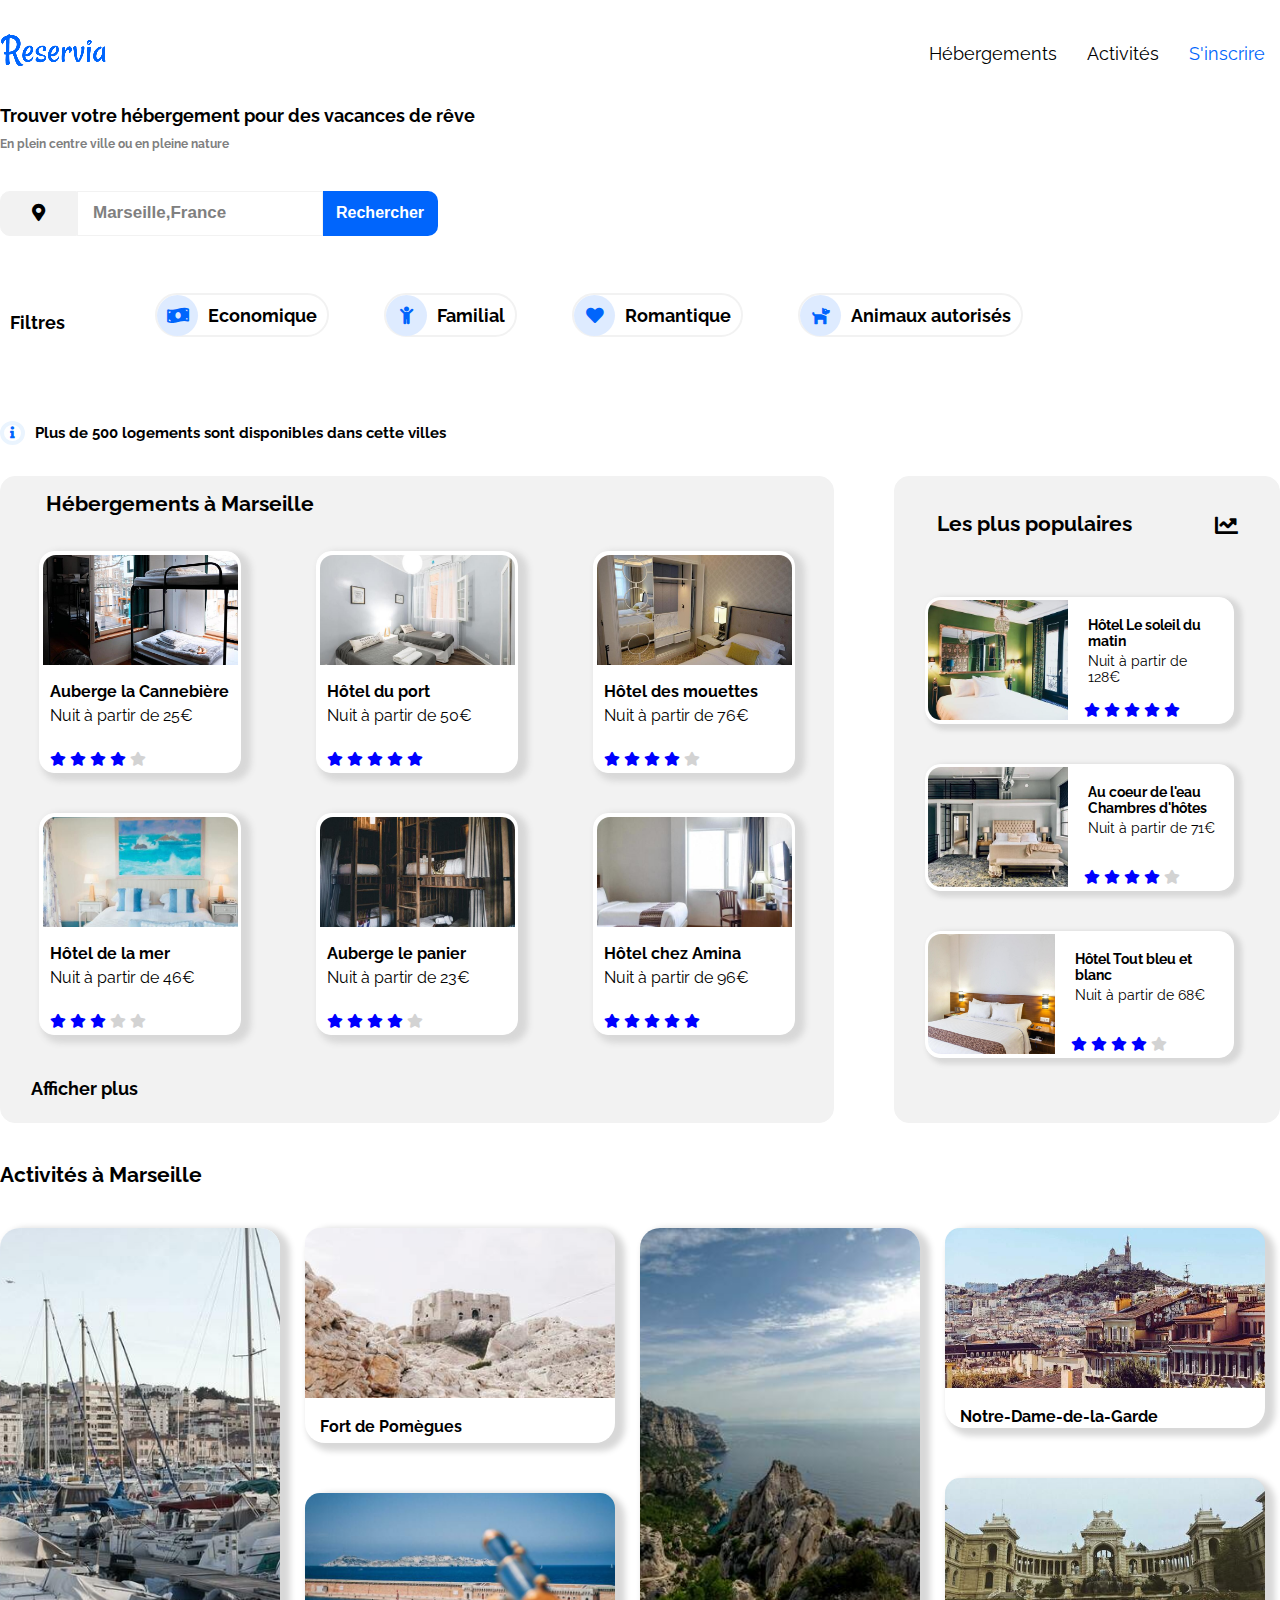
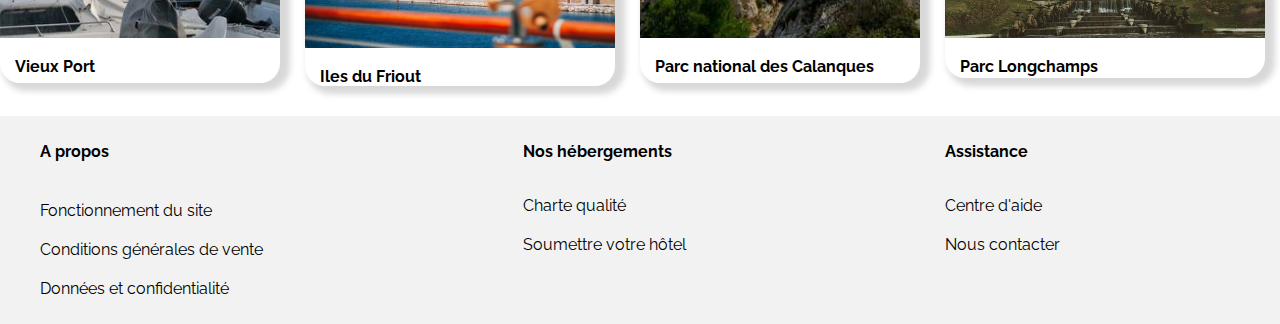
<file: index.html>
<!DOCTYPE html>
<html>
    
  <head> 
	  <meta charset="utf-8">
    <meta name="viewport" content="width=device-width, initial-scale=1.0">
	  <link rel="stylesheet" type="text/css" href="style.css">
    <link rel="stylesheet" href="https://pro.fontawesome.com/releases/v5.10.0/css/all.css"/>
    <meta name="viewport" content="initial-scale=1.0">
    <style>
    @import url('https://fonts.googleapis.com/css2?family=Raleway:ital,wght@1,379&display=swap');
    </style>
    
  <head>
	  <title>Reservia</title>
  </head> 


  <body>
     
    <div class="conteneur">

      <header> 
     

        <div id="logo">
          <img src="images/logo_ordi.jpg" alt="logo"/>
        </div>  

   
        <nav>
          <ul>
            <li class="navh" class="ancre"> <a href="#hebergements">Hébergements</a> </li>
            <li class="nava" class="ancre"> <a href="#activites">Activités</a> </li>
            <li class="inscrire"> <a href="contact.html">S'inscrire</a> </li>  
          </ul>
        </nav>


      </header>

      <section class="search"> 
        
          <h4 id=h4>Trouver votre hébergement pour des vacances de rêve</h4>    
        
          <h5>En plein centre ville ou en pleine nature</h5>
       
        <div class="input">
          <i class="fas fa-map-marker-alt"></i>
          <input type="text" value="Marseille,France" class="element2">
          <button class="element3"> <a href="#"> <i class="fas fa-search"></i> <p class="rechercher"> Rechercher </p> </button> 
        </div>


        <div class="filtre">

          <p class="titrefiltres"> Filtres </p>
               
          <ul>
            <li> 
              <a href="#">
                <div> 
                  <i class="fas fa-money-bill-wave"> </i> 
                  <p> Economique </p>             
                </div>
              </a>
            </li>
           
            <li> 
              <a href="#">
                <div class="filtrediv">
                  <i class="fas fa-child"> </i> 
                  <p> Familial </p> 
                </div>
              </a>
            </li>
           
            <li> 
              <a href="#">
                <div class="filtrediv"> 
                  <i class="fas fa-heart"></i> 
                  <p> Romantique </p>
                </div> 
              </a>
           </li>
            
            <li>
              <a href="#"></a>
                <div class="filtrediv">
                  <i class="fas fa-dog"></i>    
                  <p> Animaux autorisés </p>
                </div>
              </a>
            </li>
          
          </ul> 
        </div>   
      </section>
    
      <div class="fin">
          <i class="fas fa-info"></i>
          <h5> Plus de 500 logements sont disponibles dans cette villes</h5>
      </div>


      <div class="locations">
      
        <section class="populaires"> 
          <article class="article1">

         
            <div class="titre">
            
              <h3> Les plus populaires</h3>
              <i class="fas fa-chart-line"></i>
            </div>

            <div class="conteneur1"> 
       
            
              <a href="#">
                <figure class="other">
                  <img src="images/soleilmatin.jpg"> 
                  <figcaption class="otherfig"> 
                    <p> <strong> Hôtel Le soleil du matin </strong> </p> 
                    <p class="€"> Nuit à partir de 128€ </p>
                    <div class="star">
            
                      <span class="starblue"> <i class="fas fa-star"></i> </span>
                      <span class="starblue"> <i class="fas fa-star"></i> </span>
                      <span class="starblue"> <i class="fas fa-star"></i> </span>
                      <span class="starblue"> <i class="fas fa-star"></i> </span>
                      <span class="starblue"> <i class="fas fa-star"></i> </span>
                    </div>
                  </figcaption>
                </figure>
              </a>
       
            
              <a href="#">
                <figure>
                  <img src="images/aucoeur.jpg" class="aucoeurpic"> 
                  <figcaption class="aucoeur"> 
                      <p class="aucoeurp"> <strong> Au coeur de l'eau </br> 
                      Chambres d'hôtes </strong> </p>
                      <p class="€"> Nuit à partir de 71€ </p> 
                      <div class="star">
                        <span class="starblue"> <i class="fas fa-star"></i> </span>
                        <span class="starblue"> <i class="fas fa-star"></i> </span>
                        <span class="starblue"> <i class="fas fa-star"></i> </span>
                        <span class="starblue"> <i class="fas fa-star"></i> </span>    
                        <span class="stargrey"> <i class="fas fa-star"></i> </span>
                      </div>
                    </figcaption>
                  </figure>
                </a>

      
            
                <a href="#">
                  <figure class="other">
                    <img src="images/bleu_blanc.jpg">
                    <figcaption class="otherfig"> 
                      <p> <strong> Hôtel Tout bleu et blanc </strong> </p> 
                      <p> Nuit à partir de 68€ </p>
                      <div class="star">
                        <span class="starblue"> <i class="fas fa-star"></i> </span>
                        <span class="starblue"> <i class="fas fa-star"></i> </span>
                        <span class="starblue"> <i class="fas fa-star"></i> </span>
                        <span class="starblue"> <i class="fas fa-star"></i> </span>
                        <span class="stargrey"> <i class="fas fa-star"></i> </span>
                      </div>
                    </figcaption>
                  </figure>
                </a>
            </div>

          </article>      
        </section>

 
        <section id="hebergements">
                
          <article class="article2">
       
            <h3>Hébergements à Marseille</h3> 

            <div class="conteneur2">
              <a href="#">
                <figure>
                  <img src="images/aubergelacannebiere.jpg" alt="Auberge la Cannebière"/> 
                  <figcaption> 
                    <p> <strong> Auberge la Cannebière </strong> </p> 
                    <p> Nuit à partir de 25€ </p>
                    <div class="star">              
                      <span class="starblue"> <i class="fas fa-star"></i> </span>
                      <span class="starblue"> <i class="fas fa-star"></i> </span>
                      <span class="starblue"> <i class="fas fa-star"></i> </span>
                      <span class="starblue"> <i class="fas fa-star"></i> </span>
                      <span class="stargrey"> <i class="fas fa-star"></i> </span>
                    </div>
                  </figcaption>
                </figure>            
              </a>

            
              <a href="#"> 
                <figure>
                  <img src="images/hotelduport.jpg" alt="Hôtel du port"/> 
                  <figcaption> 
                    <p> <strong>Hôtel du port</strong> </p> 
                    <p> Nuit à partir de 50€ </p> 
                    <div class="star">            
                      <span class="starblue"> <i class="fas fa-star"></i> </span>
                      <span class="starblue"> <i class="fas fa-star"></i> </span>
                      <span class="starblue"> <i class="fas fa-star"></i> </span>
                      <span class="starblue"> <i class="fas fa-star"></i> </span>
                      <span class="starblue"> <i class="fas fa-star"></i> </span> 
                    </div>
                  </figcaption>
                </figure>
              </a>
            
              <a href="#">   
                <figure>
                  <img src="images/hoteldesmouettes.jpg" alt="Hôtel des mouettes"/> 
                  <figcaption> 
                    <p> <strong> Hôtel des mouettes </strong> </p> 
                    <p> Nuit à partir de 76€ </p>
                    <div class="star">
                      <span class="starblue"> <i class="fas fa-star"></i> </span>
                      <span class="starblue"> <i class="fas fa-star"></i> </span>
                      <span class="starblue"> <i class="fas fa-star"></i> </span>
                      <span class="starblue"> <i class="fas fa-star"></i> </span>
                      <span class="stargrey"> <i class="fas fa-star"></i> </span>
                    </div>
                  </figcaption>
                </figure>
              </a>
            
              <a href="#"> 
                <figure>
                  <img src="images/hoteldelamer.jpg" alt="Hôtel de la mer"/> 
                  <figcaption> 
                    <p> <strong> Hôtel de la mer </strong> </p> 
                    <p> Nuit à partir de 46€ </p>
                    <div class="star">
                      <span class="starblue"> <i class="fas fa-star"></i> </span>
                      <span class="starblue"> <i class="fas fa-star"></i> </span>
                      <span class="starblue"> <i class="fas fa-star"></i> </span>
                      <span class="stargrey"> <i class="fas fa-star"></i> </span>
                      <span class="stargrey"> <i class="fas fa-star"></i> </span>
                    </div>
                  </figcaption>
                </figure>
              </a>

            
              <a href="#"> 
                <figure>
                  <img src="images/aubergelepanier.jpg" alt="Auberge le panier"/> 
                  <figcaption> 
                    <p> <strong> Auberge le panier </strong> </p> 
                    <p> Nuit à partir de 23€ </p>
                    <div class="star">
                      <span class="starblue"> <i class="fas fa-star"></i> </span>
                      <span class="starblue"> <i class="fas fa-star"></i> </span>
                      <span class="starblue"> <i class="fas fa-star"></i> </span>
                      <span class="starblue"> <i class="fas fa-star"></i> </span>
                      <span class="stargrey">  <i class="fas fa-star"></i> </span>
                    </div>
                  </figcaption>
                </figure>
              </a>
            
              <a href="#">
                <figure>
                  <img src="images/hotelchezamina.jpg" alt="Hôtel chez Amina"/> 
                  <figcaption> 
                    <p> <strong> Hôtel chez Amina </strong> </p>
                    <p> Nuit à partir de 96€ </p>
                    <div class="star">
                      <span class="starblue"> <i class="fas fa-star"></i> </span>
                      <span class="starblue"> <i class="fas fa-star"></i> </span>
                      <span class="starblue"> <i class="fas fa-star"></i> </span>
                      <span class="starblue"> <i class="fas fa-star"></i> </span>
                      <span class="starblue"> <i class="fas fa-star"></i> </span>
                    </div>
                  </figcaption>
                </figure>            
              </a>
  
            </div>
 
        
            <a href="#">
              <div class="afficher">
                <h4>Afficher plus</h4>
              </div>       
            </a>
        
          </article>
        </section>
      </div>
 
    </div>

  
  
    <section id="activites"> 

      <article class="article2">
   
        <h3 class="titreact"> Activités à Marseille </h3> 
     
        <div class="conteneur3"> 
          
          <a href="#">
            <figure class="height">
              <img src="images/vieuxport.jpg" alt="Vieux Port"> 
              <figcaption> Vieux Port </figcaption>
            </figure>
          </a>
          
          
          <div class="pics">
      
            <a href="#">
              <figure class="smallmedium">
                <img src="images/fort.jpg" alt="Fort de Pomègues"> 
                <figcaption> Fort de Pomègues </figcaption>
              </figure>
            </a>
         
            <a href="#">
              <figure class="medium">
                <img src="images/ilesdufriout.jpg" alt="Iles du Friout"> 
                <figcaption> Iles du Friout </figcaption>
              </figure>
            </a>
          </div>
         
          <a href="#">
            <figure class="height">
              <img src="images/calanques.jpg" alt="Parc national des Calanques"> 
              <figcaption> Parc national des Calanques</figcaption>
            </figure>
          </a>
         
          <div class="pics">
          
            <a href="#">
              <figure class="small">
                <img src="images/damegarde.jpg" alt="Notre-Dame-de-la-Garde"> 
                <figcaption> Notre-Dame-de-la-Garde </figcaption>
              </figure>
            </a>
         
            <a href="#">
              <figure class="small">
                <img src="images/longchamp.jpg" alt="Parc Longchamps"> 
                <figcaption> Parc Longchamps </figcaption>
              </figure>
            </a>
          </div>

         </div>
      </article>
    </section>
    

    <footer>
  
      <ul class="foot">
        <li  class="strong"> A propos <li>
        <li>Fonctionnement du site</li>
        <li>Conditions générales de vente</li>
        <li>Données et confidentialité</li>
      </ul>  
     
      <ul class="foot">
        <li class="strong"> Nos hébergements</li>
        <li class="strong1">Charte qualité</li>
        <li>Soumettre votre hôtel</li>
      </ul>
     
      <ul class="foot">
        <li class="strong"> Assistance </li>
        <li class="strong1">Centre d'aide</li>
        <li>Nous contacter</li>
      </ul> 
   

    </footer>
 
  </body>

</html>
</file>
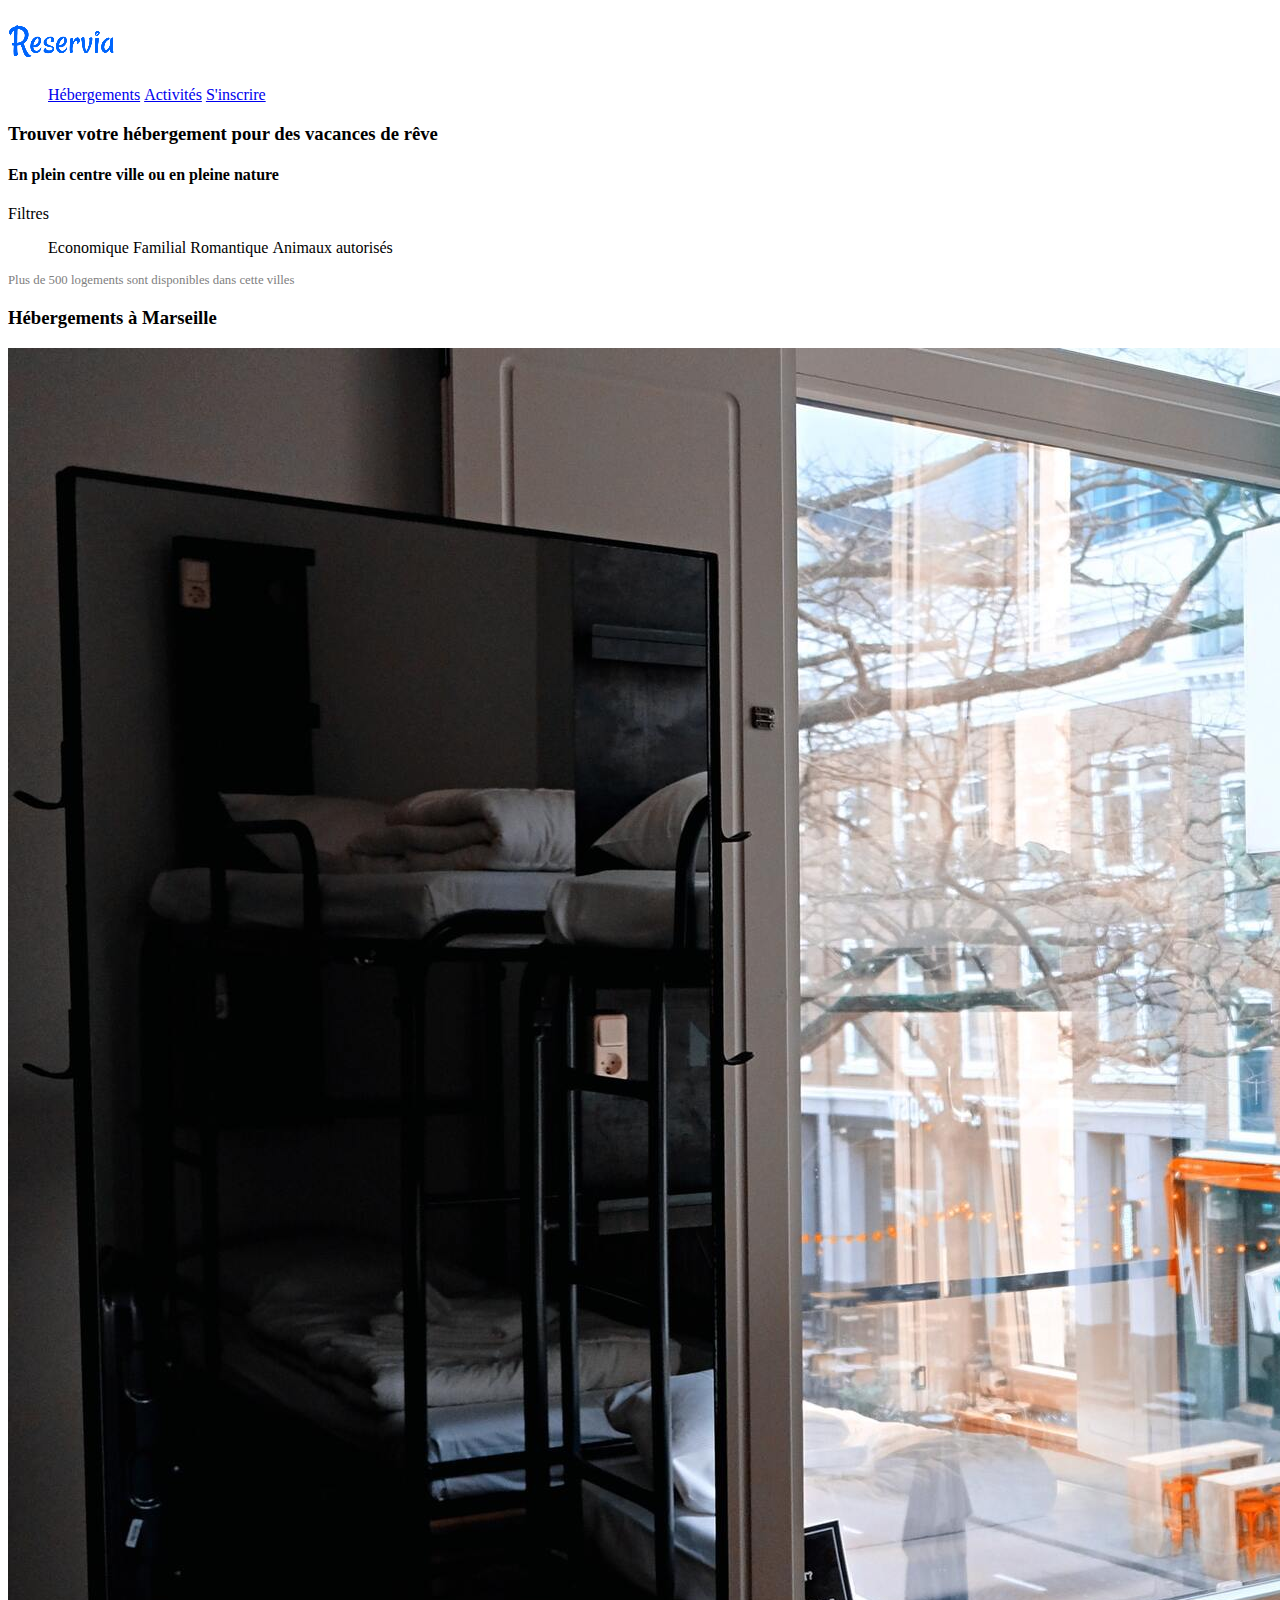
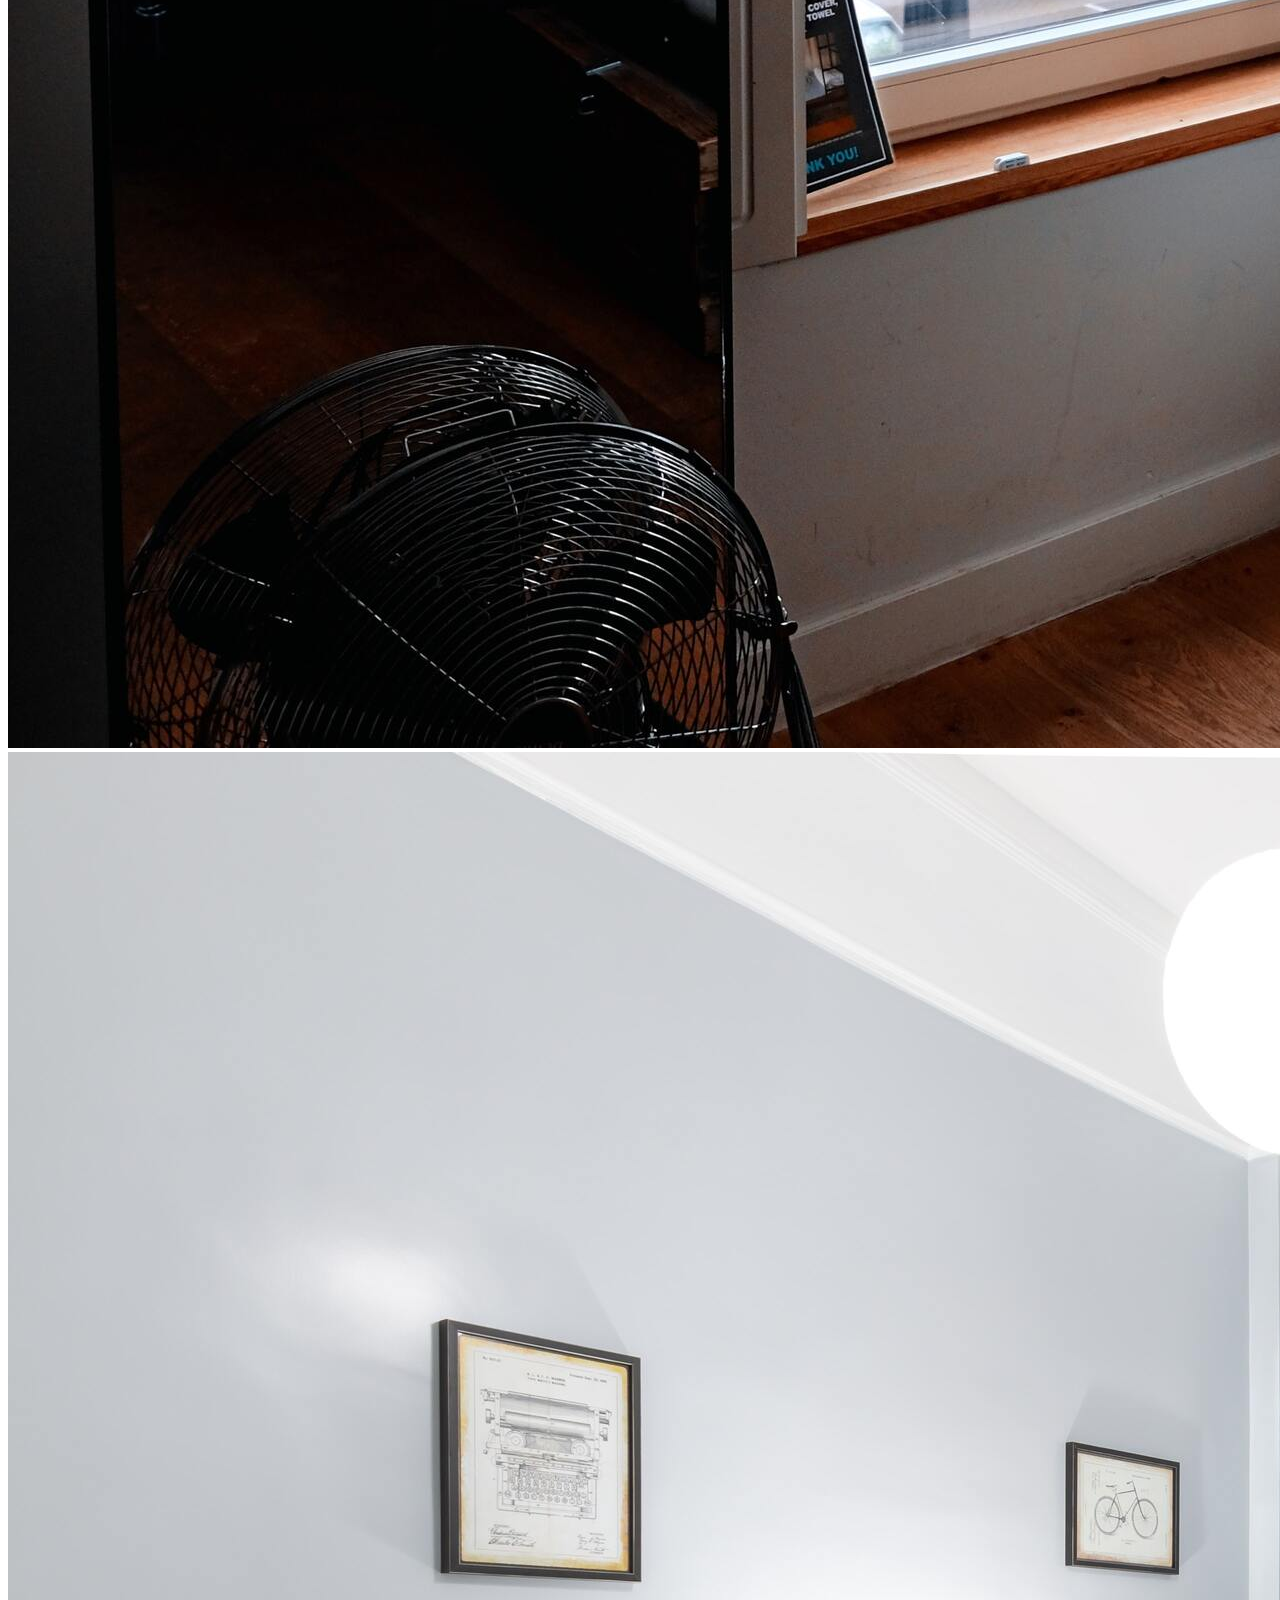
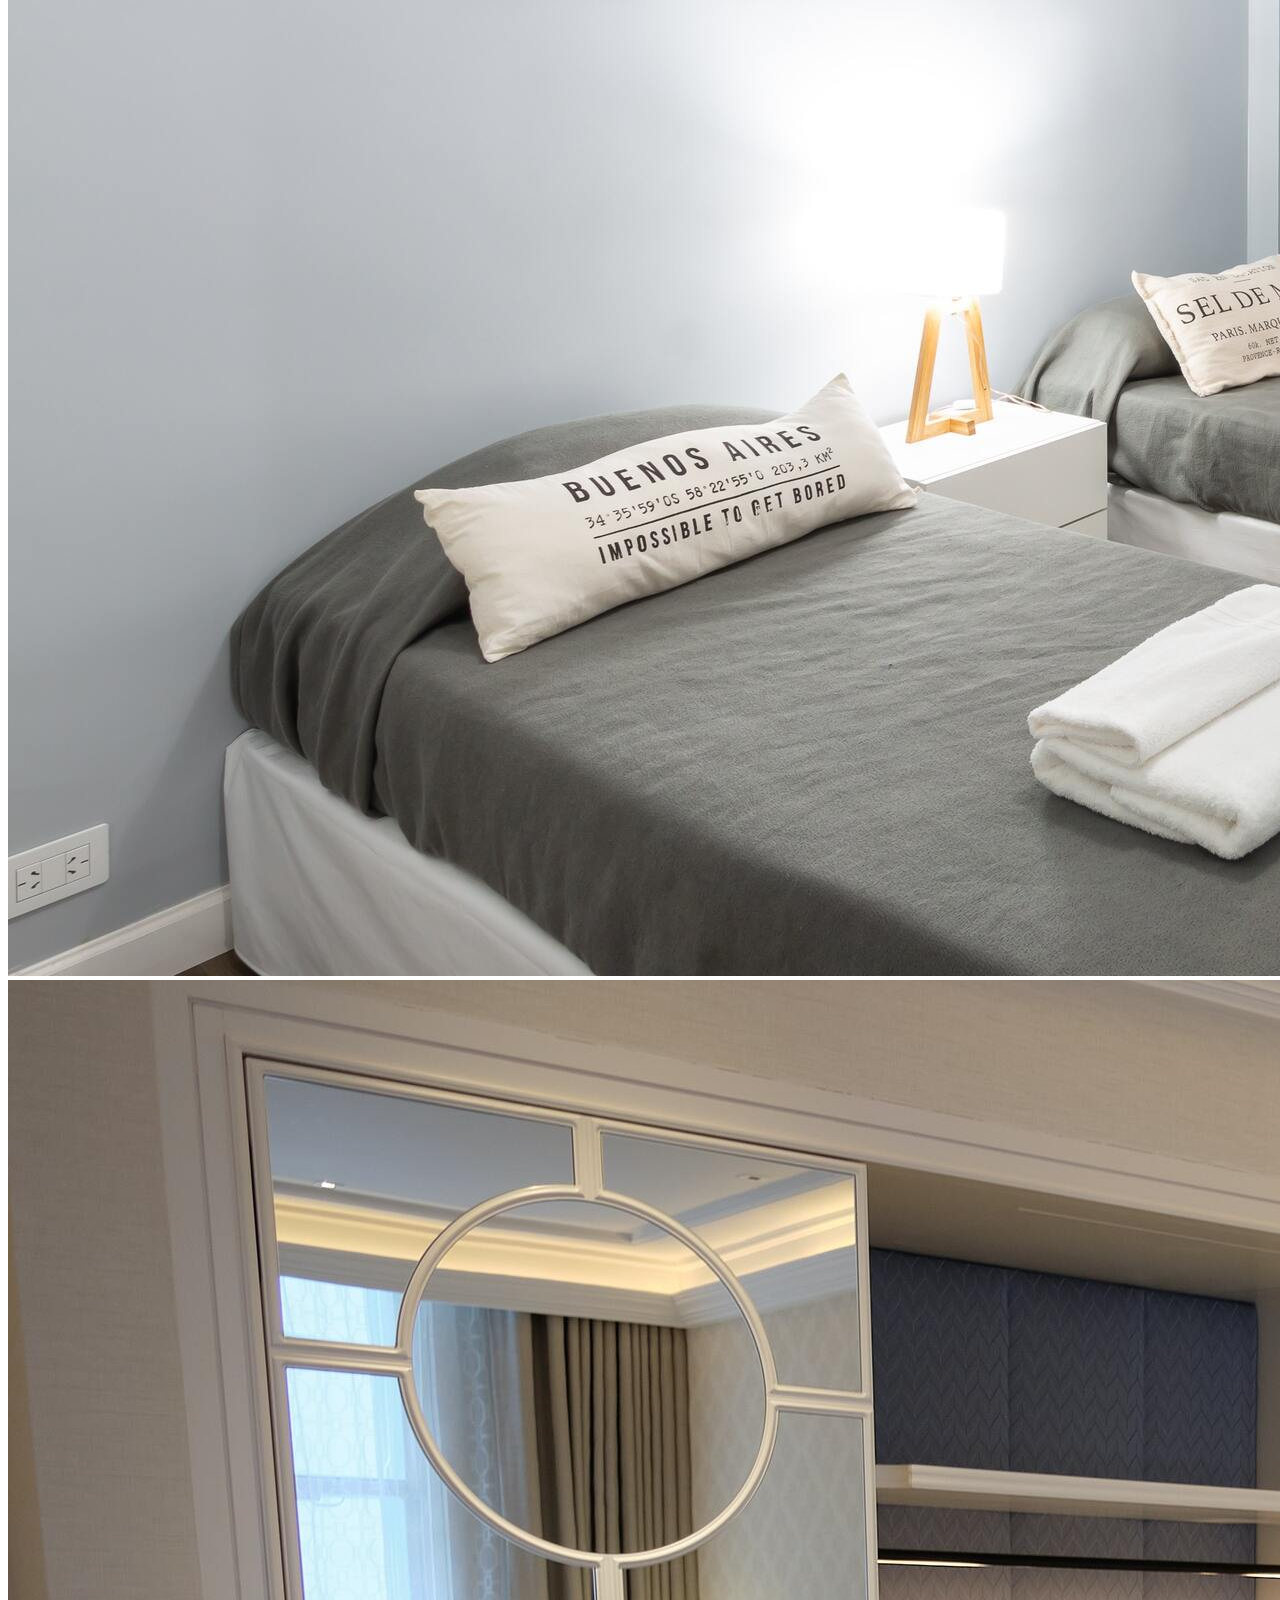
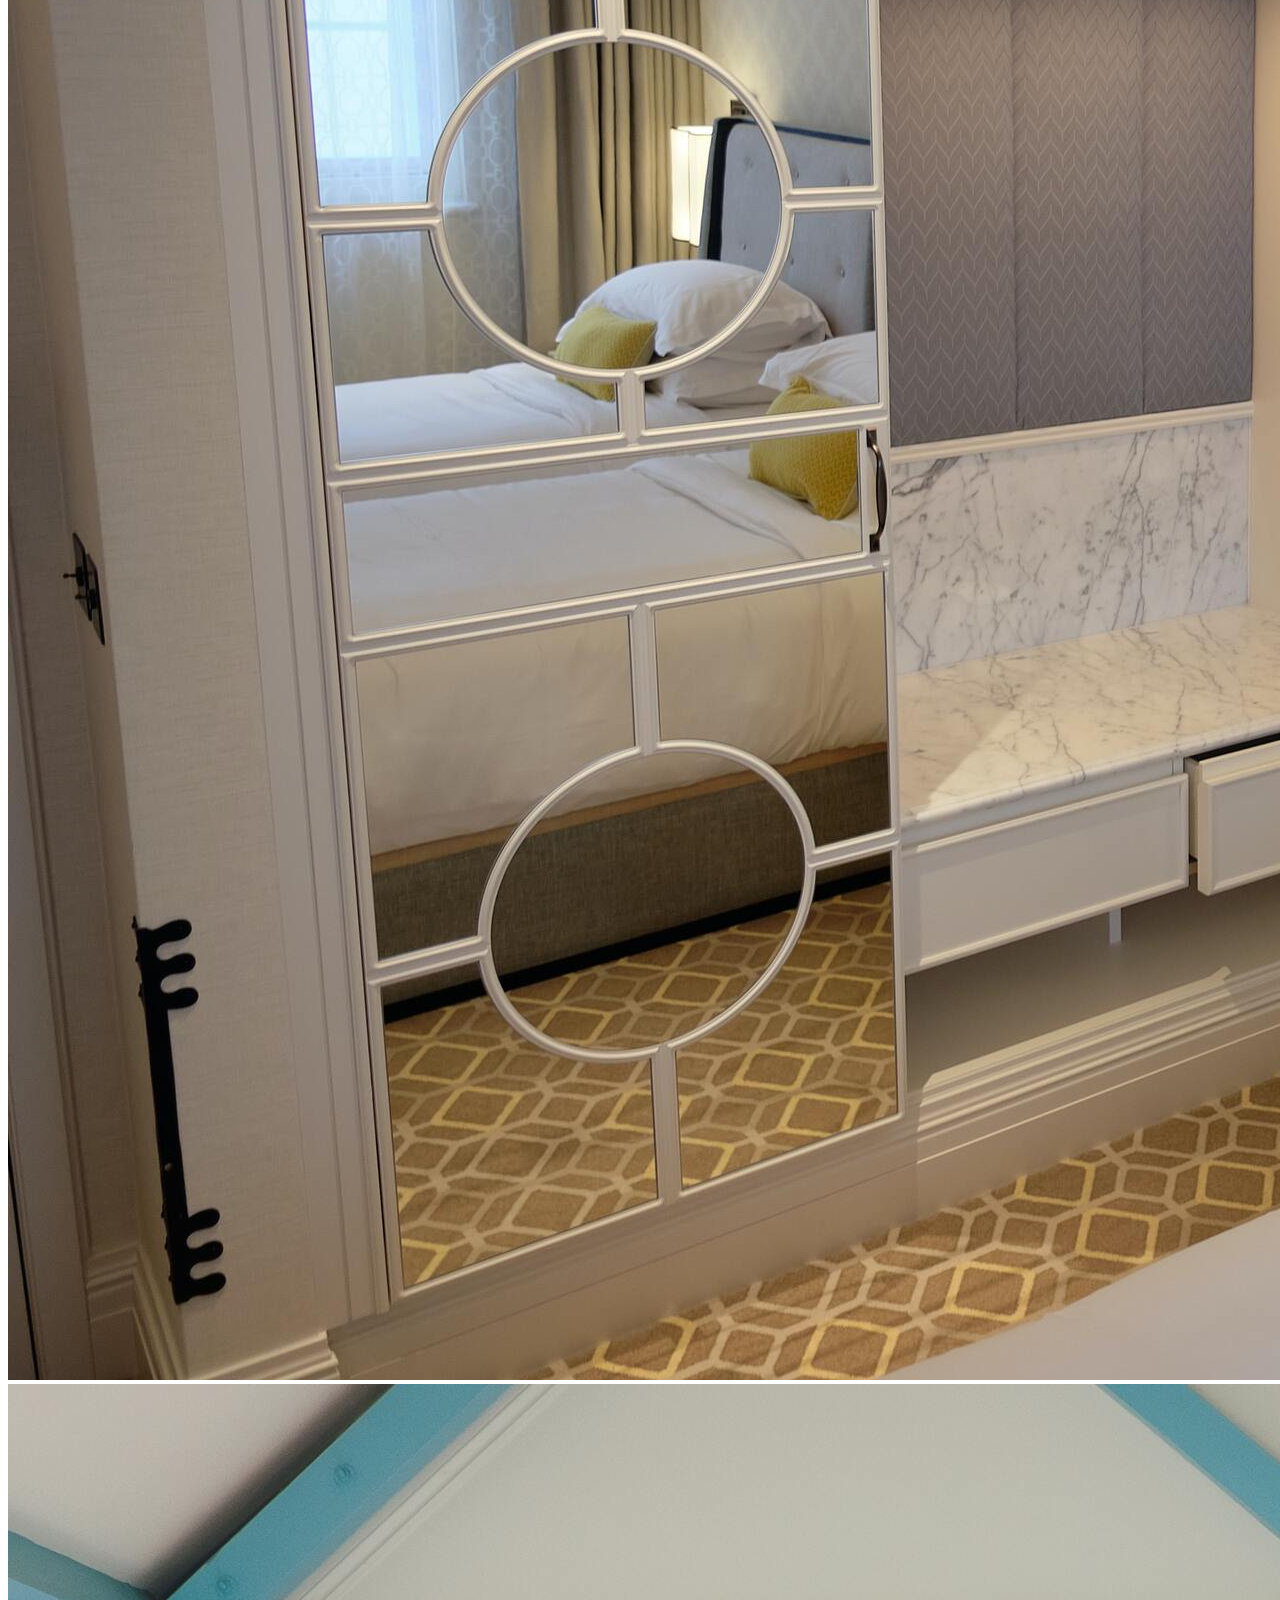
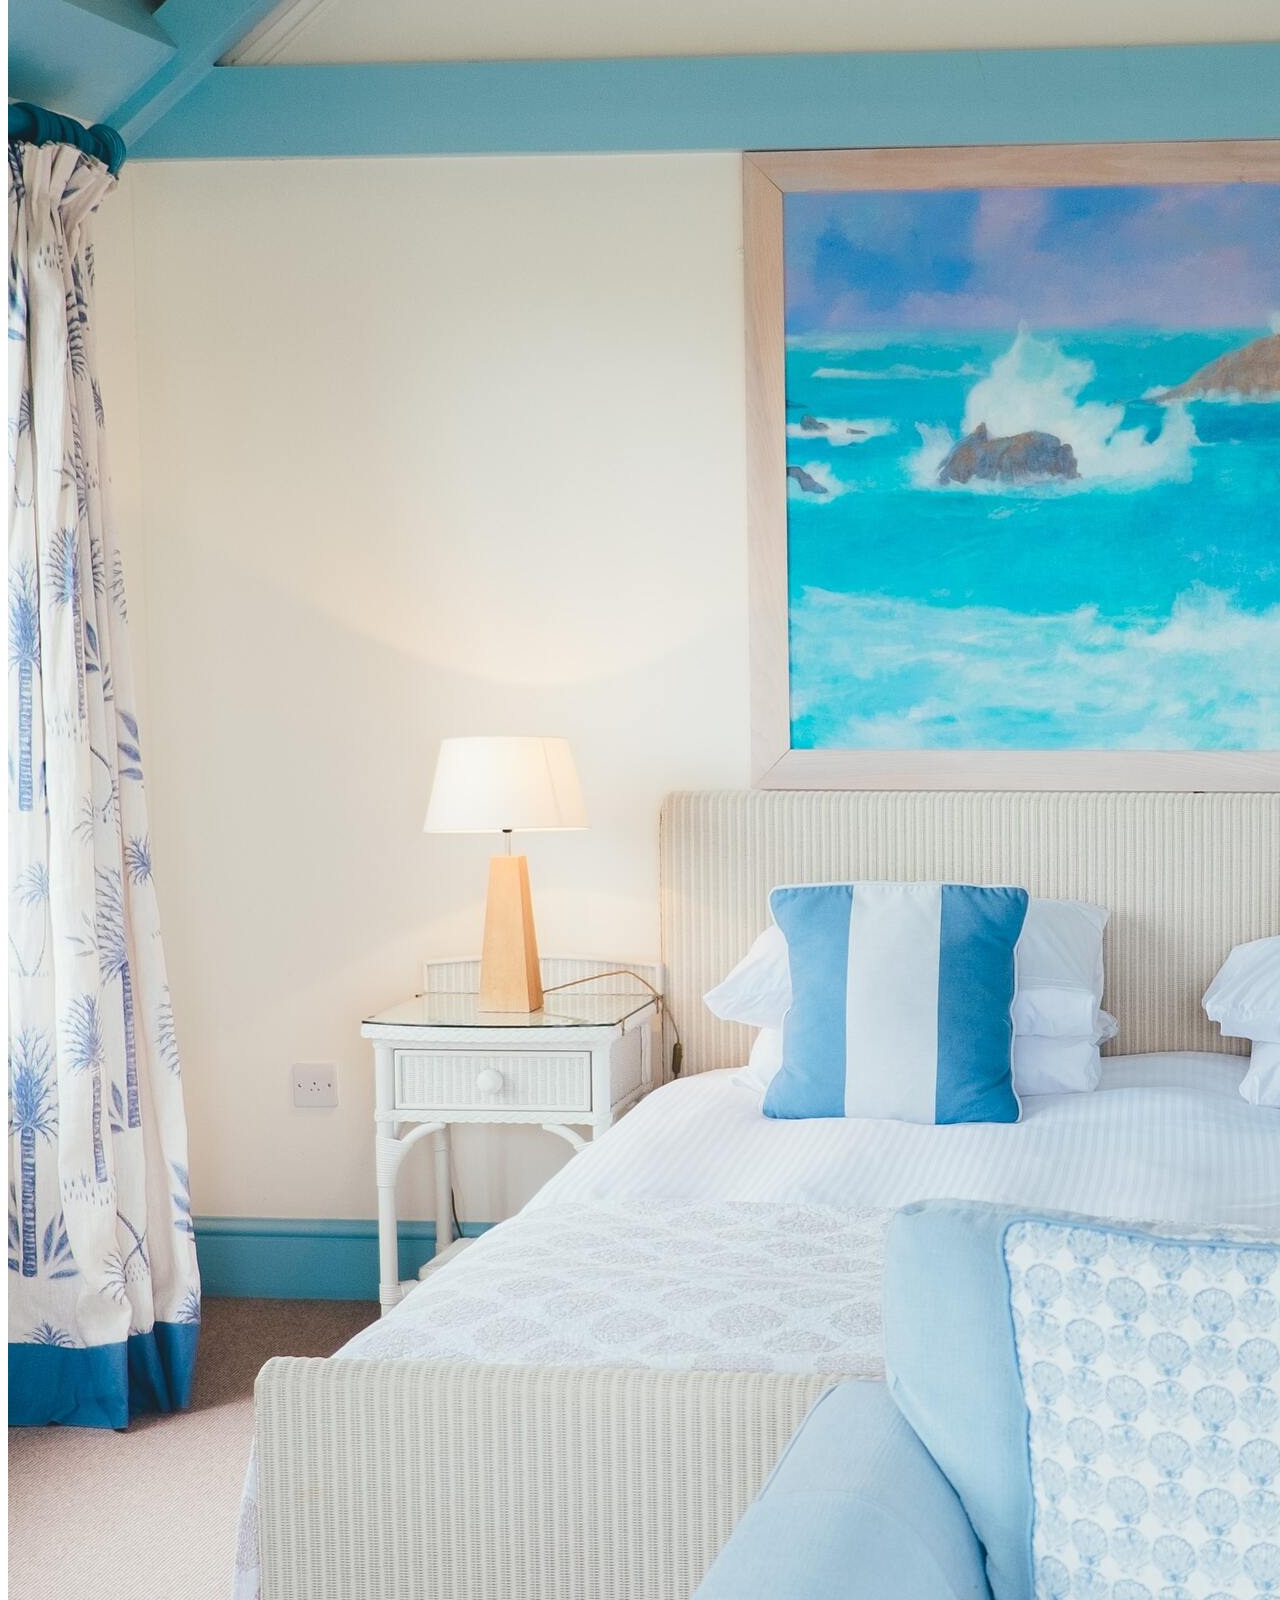
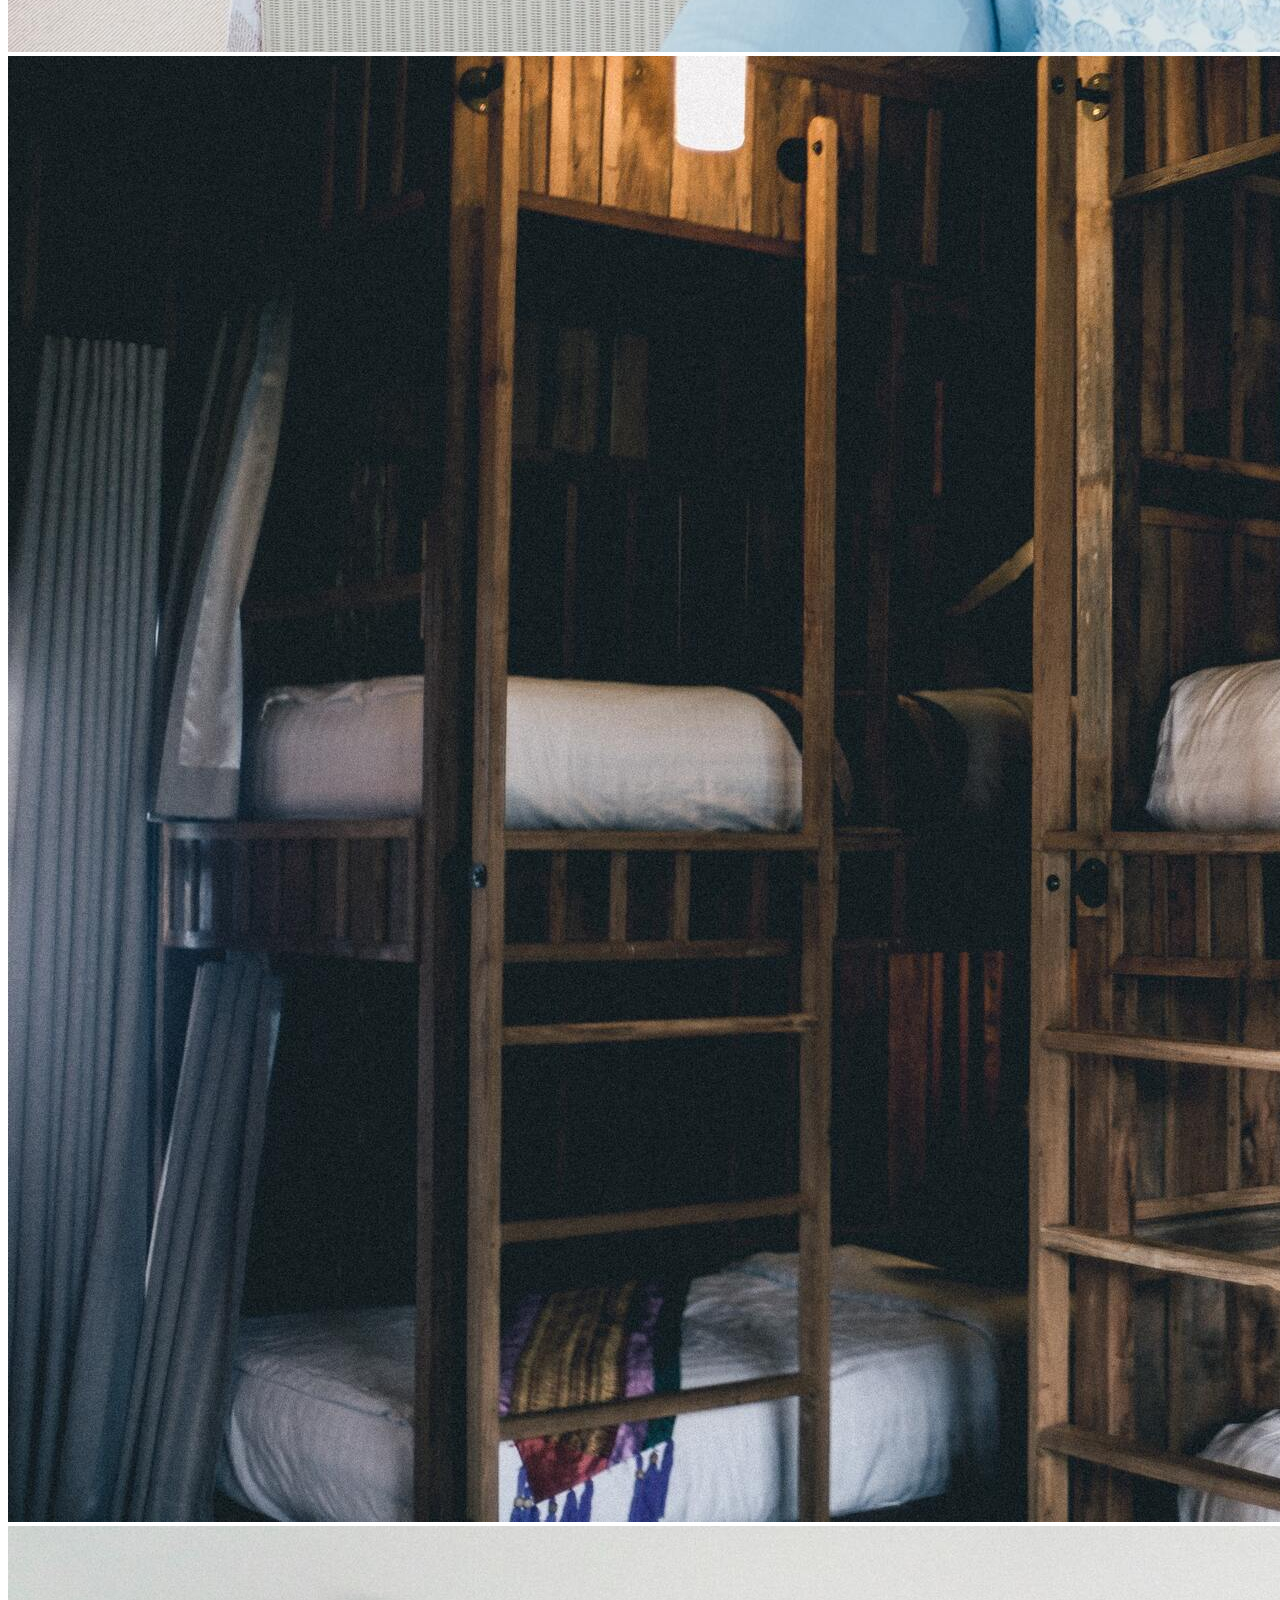
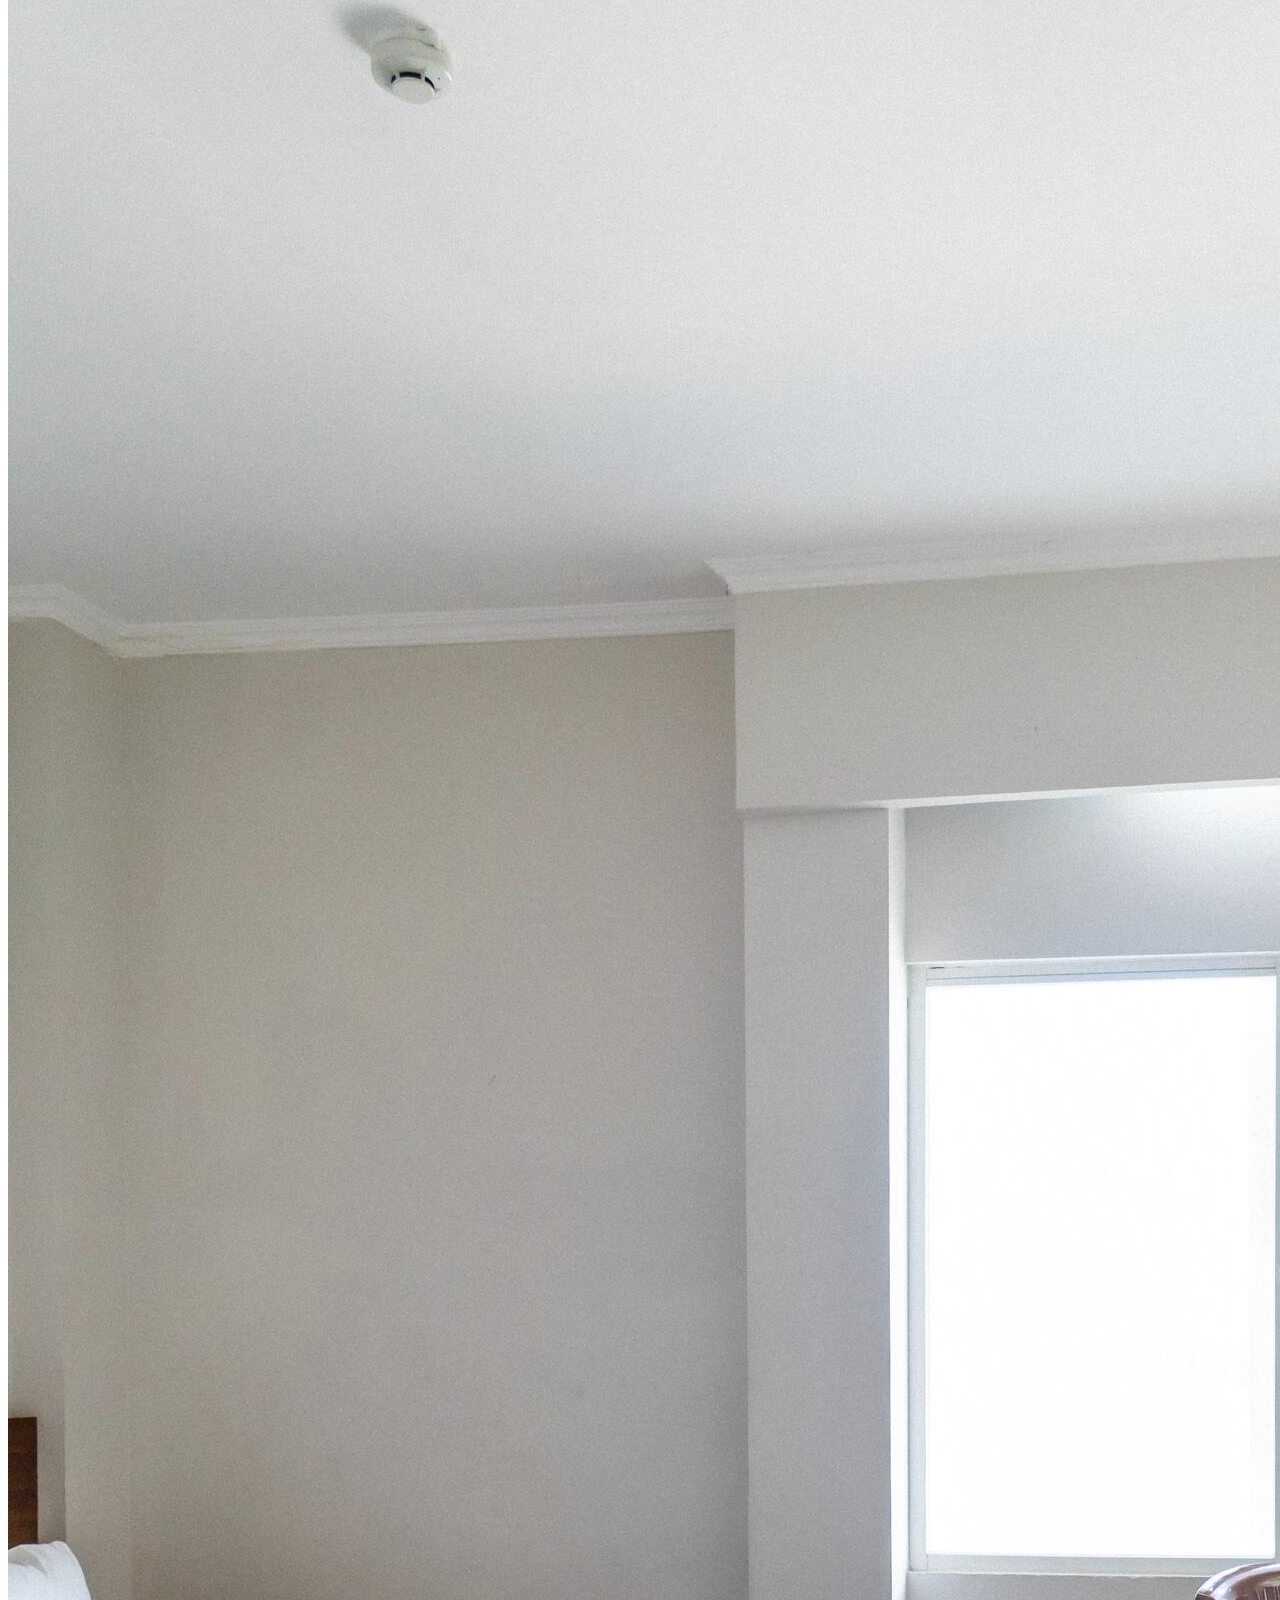
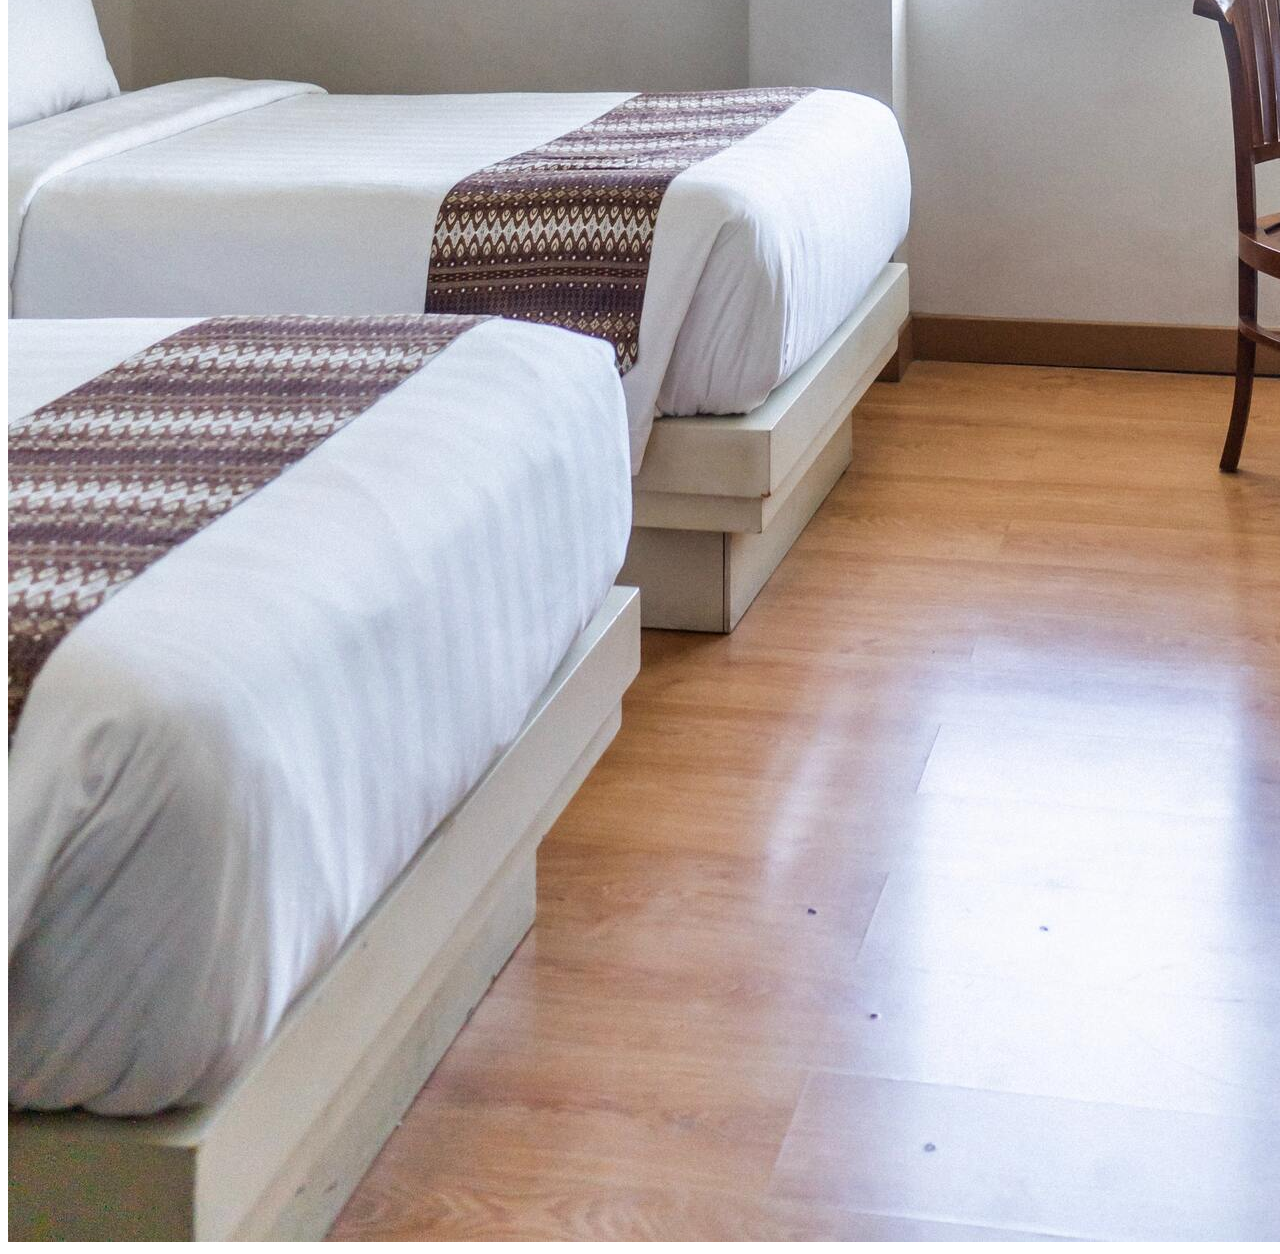
<file: d2.html>
<!DOCTYPE html>
<html>
  <head> 
	  <meta charset="utf-8">
	  <link rel="stylesheet" type="text/css" href="d2.css">
	  <title>Reservia</title>
  </head> 

 <body>
      <p> <a href="D2"><img src="logo_ordi.png" alt="logo"/> </a>
      </p>
  <header> 
      <nav>
        <ul>
         <li> <a href="index.html">Hébergements</a></li>
         <li> <a href="forum.html">Activités</a></li>
         <li> <a href="contact.html">S'inscrire</a></li>
        </ul>
      </nav>  
  </header>

  <section> 
        <h3>Trouver votre hébergement pour des vacances de rêve</h3>  
        <h4>En plein centre ville ou en pleine nature</h4>
       
        <!--Bulle info à travailler -->
     
        <p> Filtres 
          <ul>
            <li>Economique</li>
            <li>Familial</li>
            <li>Romantique</li>
            <li>Animaux autorisés</li>

          </ul> 
       </p>
       <p>Plus de 500 logements sont disponibles dans cette villes</p>

  </section>
  <section>
        <h3>Hébergements à Marseille</h3>
       
        <div id="conteneur">
          <div class="element1"><img src="aubergelacannebiere.jpg" alt="Auberge la Cannebière"/></div>
          <div class="element2"><img src="hotelduport.jpg" alt="Hôtel du port"/></div>
          <div class="element3"><img src="hotellesmouettes.jpg" alt="Hôtel des mouettes"/></div>
          <div class="element4"><img src="hoteldelamer.jpg" alt="Hôtel de la mer" /></div>
          <div class="element5"><img src="aubergelepanier.jpg" alt="Auberge le panier"/></div>
          <div class="element6"><img src="hotelchezamina.jpg" alt="Hôtel chez Amina"/></div>
        </div>
  </section>

 </body>

</html>
</file>
<file: style.css>
/* head */


   body {
      font: normal 1.1em 'Raleway', sans-serif;
      overflow-x: hidden;
      margin: 0;
   }


   .conteneur { 

      margin: auto;
      max-width: 1350px;
   }

   a {
 
      text-decoration: none;
      color: black;
   }

   ul {
 
      list-style-type: none;
   }

   img {
  
      object-fit: cover;
   }


/* Header */

   header {
      
      display: flex;
      flex-wrap: wrap;
      justify-content: space-between;
      margin-top: 25px;
   }

/* Navigation */

   nav ul {
      
      display: flex; 
   }
   
   nav li {
  
      padding: 0 15px;
   }

   .ancre a:link {
  
      color: black;
   }


   .inscrire a:link {

      color: #0065FC;
      text-decoration: none;
   }


   nav a:hover {
  
      border-top: 2px #0065FC solid;
      padding-top: 41px;
   }

   nav a:active {

      border-top: 2px #0065FC solid;
      padding-top: 41px;
   }

   nav  a:visited {

      color:lightgray;
   }

   nav li {  

      display: inline;
   }


/* Première section */


   .search h4 {

      font-size: 1em;
      margin-bottom: 10px;
   }


   .search h5 {
  
      font-size: 0.7em;
      margin-top: 3px;
      color: grey;
   }


/*Input*/


   .input {
  
      display: flex;
      margin: 40px 0;
      height: 45px;
   }

   .input i {

      display: flex;
      align-items: center;
      justify-content: center;
      width: 45px;
      padding: 15px;
      border:solid 1px #F2F2F2;
      background-color: #F2F2F2;
      border-radius: 10px 0 0 10px;
   }

   .element2 {

      border: 1px solid #F2F2F2; 
      padding-left: 15px;
      font-weight: bold;
      font-size: 17px;
      color: grey;
   }
   
   .element3 {

      display: flex;
      align-items: center;
      font-weight: bolder;
      height: 45px;
      width: 115px;
      padding: 13px;
      border: none;
      background-color: #0065FC;
      border-radius: 0px 10px 10px 0;
   }

   .element3 a {

      color: white;
      font-size: 16px;
   }

   .element3 i {

      display: none;
   }


/* Filtres*/


   .filtre {
  
      margin: 30px 0 30px 0;
      display: flex;
      align-items: center;
   }

   .filtre div {

      display: flex;
   }

   .filtre ul {
  
      display: flex;
      flex-wrap: wrap;
   }
  

   .filtre li {

      margin: 0 15px 15px 40px;
      border: solid 2px #F2F2F2; 
      border-radius: 30px;
      height: 40px;
   }

   .filtre li:hover {

      background-color: lightblue;
   }

   .filtre li:active {

      background-color: lightblue;
   }
   
   .filtre i {

      display: flex;
      align-items: center;
      justify-content: center;
      font-size: 1em;
      height: 41px;
      width: 41px;
      color: #0065FC;
      background-color: #DEEBFF;
      border-radius: 100px;
   }


   .filtre p {
 
      margin: 10px;
      font-weight: bolder;
   }

 /*Fin*/


   .fin {
   
      display: flex;
      margin: 10px 0;
      align-items: center;
   }


   .fin i {

      display: flex;
      align-items: center;
      font-size: 0.7em;
      padding: 6px;
      height: 4px;
      margin-right: 10px;
      color: #0065FC;
      border: 4px solid #EAF4FE;
      border-radius: 100%;
   }


/* Les conteneurs */

   /*Général*/



      .starblue {

         color: blue;
      }


      .stargrey {
  
         color: lightgrey;
      }


      .locations {

         display: flex;
         flex-direction: row-reverse;
         justify-content: space-between;
      }

   /*Populaires*/


      .populaires {

         width: 30%;
         min-width: 315px;
         height: 645px;
         border: solid 1px #F2F2F2 ;
         background-color: #F2F2F2; 
         border-radius: 15px;
      }


      .titre {
 
         display: flex;
         justify-content: space-around;
         margin: 15px 0 35px 0;
      }


      .titre i {

         color: black;
         margin-top: 23px;
         font-size: 1.3em;
      }

      .populaires figure {

         position: relative;
         display: flex;
         width: 80%;
         min-width: 80%;
         height: 125px;
         margin: 40px 30px;
         border: solid 1px white;
         background-color: white;
         border-radius: 15px;
         box-shadow: 5px 3px 5px 3px #D8D8D8;
      }

      .populaires figcaption {

         margin-top: 15px;
         margin-left: 1px;
         padding: 0 13px;
      }

      .populaires img {

         width: 140px;
         height: 120px;
         border: white 2px solid;
         border-radius: 15px 0 0 15px;
      }

      .populaires p {
  
         font-size: 0.8em; 
         margin: 4px;
      }

      .populaires .star {
         
         font-size: 0.8em;
         position: absolute;
         bottom: 5px;
      }

      .populaires i {
  
         align-items: flex-end;
      }


   /*Hébergements*/


      .conteneur2 {

         display: flex;
         flex-wrap: wrap;
         justify-content: space-around;
      }

      #hebergements {
  
         position: relative;
         width: 65%;
         border: solid 1px #F2F2F2 ;
         background-color: #F2F2F2;
         border-radius: 15px;
      }

      #hebergements h3 { 
 
         margin: 15px 0 15px 45px;
      }

      #hebergements figure {
  
         position: relative;
         width: 200px;
         height: 220px;
         margin: 20px ;
         border: solid 1px white ;
         background-color: white;
         border-radius: 15px;
         box-shadow: 6px 4px 6px 4px #D8D8D8;
      }

      #hebergements figcaption {
 
         margin: 10px;
      }

      #hebergements img {
  
         margin: 1px;
         width: 195px;
         height: 110px;
         border: white 2px solid;
         border-radius: 15px 15px 0 0;
      }

      #hebergements p {

         margin: 5px 0;
         font-size: 0.9em;
      }

      #hebergements .star {

         font-size: 0.8em;
         position: absolute;
         bottom: 5px;
      }

      .afficher {
 
         margin: 20px 30px;
         font-size: 1em;
      }


   /*Activités*/


      #activites {
         
         margin-top:40px;
      }

      .conteneur3 {

         display: flex;
         flex-wrap: wrap;
         justify-content: space-between;
      }

      .pics { 

         display: flex;
         flex-direction: column;
      }

      #activites figure {

         margin: 20px 15px 30px 0;
         border: none;
         background-color: white;
         border-radius: 20px;
         box-shadow: 6px 4px 6px 4px #D8D8D8;
      }

      #activites figcaption {
  
         margin: 15px;
         font-size: 0.9em;
         font-weight: bolder;
      }

      .height {

         width: 280px;
         height: 455px;
      }

      .height img {

         width: 280px;
         height: 410px;
         border-radius: 20px 20px 0 0;
      }

      .small {

         width: 320px;
         height: 200px;
      }

      .small img {

         width: 100%;
         height: 160px;
         border-radius: 15px 15px 0 0;
      }

      .smallmedium {

         width: 310px;
         height: 215px;
      }

      .smallmedium img {
  
         width: 100%;
         height: 170px;
         border-radius: 15px 15px 0 0;
      }

      .medium img {
 
         width: 100%;
         height: 155px;
         border-radius: 15px 15px 0 0;
      }


/*Footer*/

   footer {

      display: flex;
      background-color: #F2F2F2;
      width: 100%;
   }

   footer ul {
 
      float: left;
      font-size: 16px;
      margin-right: auto;
   }

   footer li {
 
      padding: 10px 0; 
   }

   .strong {
 
      font-weight: bolder;
   }

   .strong1 {
 
      margin-top: 15px; 
   }


/* Adaptations */

   @media screen and (min-width: 1101px) and (max-width: 1140px)

      {
         .conteneur {

            margin: 0;
         }

         /*Conteneurs*/
         
          /*Général*/


            .locations {
            
               display:flex;
               flex-direction: column;
            }

          /*Populaires*/


            .populaires {
  
               width: 100%;
            }

            .populaires figure {

               width: 90%;
               height: 135px;
            }

            .populaires img {

               width: 220px;
               height: 130px;
            }
         
            .populaires p {
         
               font-size: 1.1em;
            }
         
            .populaires .star {
         
               margin-top: 5px;
               font-size: 1em;
            }
        
            #hebergements {
 
               margin-top: 25px;
               width: 100%;
            }

            #hebergements figure {

               width: 100%;
            }

          /*Hébergements*/


            #hebergements img {
            
               width: 100%;
            }
        
            #hebergements p {
        
               font-size: 1.2em;
            }

            #hebergements .star {
         
               margin-top: 3px;
               font-size: 1em;
            }

          /*Activtés*/

            .titreact {

               position: absolute;
               top:3px;
               left: 170px;
            }

            #activites {

               position: relative;
               display: flex;
               align-items: center;
               justify-content: center;
               width: 100%;
               margin: 15px 0;
            }

            .titreact {

               position: absolute;
               top: 3px;
               left: 170px;
            }

            .conteneur3 {

               margin: 50px 0;
               justify-content: center;
            }

            #activites figure {
  
               width: 610px;
               height: 170px;
            }

            #activites img {

               width: 610px;
               height: 130px;
            }

            #activites p {
  
               font-size: 1.1em;
            }


         /*Footer*/

            footer ul {

            display: flex;
            flex-direction: column;
            justify-content: center;
            margin: 0 35px;
            width: 100%;
         }

         footer p {
  
            font-size: 1em;
         }

      }


   @media screen and (min-width: 740px) and (max-width: 1040px)

      {

         .conteneur {
   
            margin: 0;
         }

         /*Input*/


            .element3 p {
      
               display: none;
            }

            .element3 {
   
               padding: 0;
               width: 20px;
            }

            .element3 i {

               display: flex;
               margin: 0;
               background-color: #0065FC;
               border-radius: 0px 10px 10px 0;
            }


         /*Les conteneurs*/
          
          /*Général*/

            .locations {
               
               display:flex;
               flex-direction: column;
               justify-content: center;
               align-items: center;
            }

          /*Populaires*/


            .populaires {
               
               width: 100%;
               justify-content: center;
            }

            .populaires figure {
               
               width: 90%;
               height: 135px;
            }

            .populaires img {
               
               width: 380px;
               height: 130px;
            }

            .populaires figcaption {

               margin-left: 25px;
               padding: 10px;
            }

            .populaires p {
               
               font-size: 1.1em;
            }

            .populaires .star {
               
               margin-top: 5px;
               font-size: 1em;
            }

          /*Hébergements*/
   

            #hebergements {
               
               margin-top:  25px;
               width: 100%;
               justify-content: center;
            }

            #hebergements figure{
   
               width: 200px;
               height: 270px;
            }


            #hebergements img

            {width: 99.5%;}


            #hebergements p {
               
               font-size: 1.2em;
            }

            #hebergements .star {
               
               margin-top: 3px;
               font-size: 1em; 
            }


          /*Activités*/


               #activites {
                  
                  position: relative;
                  align-items: center;
                  justify-content: center;
                  width: 100%;
                  margin: 15px 0;
               }

               .titreact {

                  position: absolute;
                  top:3px;
                  left: 170px;
               }



               .conteneur3 {
 
                  margin: 50px 0;
                  justify-content: center;
               }

               #activites figure {
 
                  width: 610px;
                  height: 170px;
               }

               #activites img {

                  width: 610px;
                  height: 130px;
               }

               #activites p {

                  font-size: 1.1em;
               }

            /*Footer*/ 

               footer ul {

                  display: flex;
                  flex-direction: column;
                  padding: 15px;
                  margin: 0 35px;
                  width: 100%;
               }

               footer p {

                  font-size: 1em;
               }



      }


   /*Pour mobile */



      @media screen and (min-width: 300px) and (max-width: 736px)

         {


            .conteneur {
   
               margin: 0;
            }



            .logo {
  
               position: relative;
               margin-left: 10px;
               padding: 0;
            }


            /* Header */

  
               nav  {

                  width: 100%;
               }


               nav ul {
  
                  padding-bottom: 25px;
                  padding-left: 0;
                  text-align: center;
                  width: 100%;  
               }

               nav li {
   
                  padding: 0;
               }

               .inscrire {
  
                  position: absolute;
                  order: 1;
                  top: 40px;
                  right: 15px;
                  font-weight: bolder;
               }

               .navh {
  
                  width: 49.5%;
                  margin-top: 20px;
                  border-bottom: 2px solid lightgrey;
               }

               .nava {
  
                  width: 49.5%;
                  margin-top: 20px;
                  justify-content: center;
                  border-bottom: 2px solid lightgrey;
               }

               nav a:hover {

                  border-top:none;
                  padding: 0;
               }

               nav a:active {

               
                  border-top: none;
                  padding:0;
               }

               nav li {
                  
                  padding-bottom: 10px;
               }

               nav li:hover {
  
                  border-top: none;
                  padding: 0;
                  border-bottom: 2px solid #0065FC;
               }

               nav li:active {
  
                  border-top: none;
                  padding: 0;
                  border-bottom: 2px solid #0065FC;
               }

  
               nav li:visited {

  
                  border-top: none;
  
               }

 
          /* Première section */

   
            .search h4 {
 
               margin-left: 5px;
               font-size: 1em;
               margin-bottom: 20px;
            }
 
            .search h5 {

               margin-left: 5px;
               margin-top: 15px;
               font-size: 0.8em;
            }


          /* Input */

   
          .input {

            margin: 5px;
            height: 45px;
            width: 30px;
         }
   
         .element2 {

            font-size: 14px;
            width: 250px;
         }

         .element3 {
  
            width: 90px;
            padding: 10px;
         }

         .element3 a {
  
            color: white;
            font-size: 13px;
         }

         .element3 p {

            display: none;
         }

         .element3 {

            padding: 0;
            width: 0px;
         }

         .element3 i {

            display: flex;
            margin: 0;
            width: 30px;
            background-color: #0065FC;
            border-radius: 0px 10px 10px 0;
         }


       /* Filtres */


         .filtre {
  
            display: flex;
            flex-wrap: wrap;   
            margin: 30px 0 10px 0;
   
         }
 
         .filtre p {
  
            margin-top: 13px;
            font-weight: bolder;
         }

         .filtre ul {
  
            display: flex; 
            flex-wrap: wrap;
         }

         .filtre li {

            font-size: 0.8em;
         }

         .fin {
            
            display: inline-flex;
            margin-left: 1px;
            font-size: 0.9em;
         }

      /*Conteneurs*/
        
       /*Général*/ 
  
       
         .locations {
  
            display: flex;
            flex-direction: column;
         }

       /*Populaires */
  

         .titre {

            justify-content: space-around;
            margin: 15px 0;
            font-size: 0.8em;
         }
   
         .populaires {

            width: 99%;
            max-width: 1300px;
            height: 540px;
            border-radius: 0px;
         }

         .populaires figure {
  
            width: 95%;
            height: 120px;
            justify-content: center;
            justify-content: space-around;
            margin: 20px 0;
            box-shadow: 0 2px 6px 2px #EAEAEA;
         }
 
         .populaires img {
  
            width: 160px ;
            height: 115px;
            margin: 1px;
         }

         .populaires figcaption {
  
            margin: 15px;
            padding: 10px;
         }

         .populaires p {
  
            font-size: 0.8em;
            margin: 3px 10px 0 0; 
         }
         
         .populaires .star {
            
            font-size: 0.8em;
         }


       /* Hébergements */


   
         .conteneur2 {
  
            width: 100%;
            flex-direction: column;
         }

         #hebergements {
  
            margin: 0;
            width: 100%;
            border: 1px solid transparent;
            background-color: transparent;
            flex-direction: column;
            justify-content: center;
         }

         .h3hebergements {
  
            margin: 15px;
         }

         #hebergements figure {
  
            width: 96%;
            height: 220px;
            justify-content: space-around;
            margin: 20px 0;
            box-shadow: 0 2px 6px 2px #EAEAEA;
         }

         #hebergements figcaption {
  
            margin: 5px 10px;
         }

         #hebergements img {
  
            margin: 0;
            width: 357px;
            height: 110px;
         }

         #hebergements p {
  
            font-size: 1em;
         }

         #hebergements .star {
            
            font-size: 0.8em;
         }

         .afficher {
  
            margin: 15px 20px;
            font-size: 1.1em;
         }


       /* Activités */


         .titreact {

            margin-left : 5px;
         }

         .conteneur3 {
  
            display: flex;
            flex-direction: column;
            justify-content: space-around;
            width: 80%;
         }
  
         #activites figure {

            width: 97%;
            height: 170px;
            margin: 20px 5px;
            box-shadow: 0 2px 6px 2px #EAEAEA; 
         }

         #activites figcaption {

            margin: 15px;
            font-size: 1em;
         }

         #activites img {

            width: 360px;
            margin: 0;
            height: 110px;
         }



      /*Footer*/

   
         footer {
            width: 99.5%;
            display: flex;
            flex-direction: column;
         }
         
         footer ul {

            margin: 15px 0;
         }


   }
</file>
<file: d2.css>
a:focus
{background-color: #FFCC66;}

<!-- En tête -->

nav
{text-align: center;}

ul
{list-style-type: none;}

li
{display: inline;
 }

<!-- Section 1-->

h3 + h4
{font-size: 1em;
 color: grey;}

p + p
{font-size: 0.8em;
 color: grey;}
</file>
